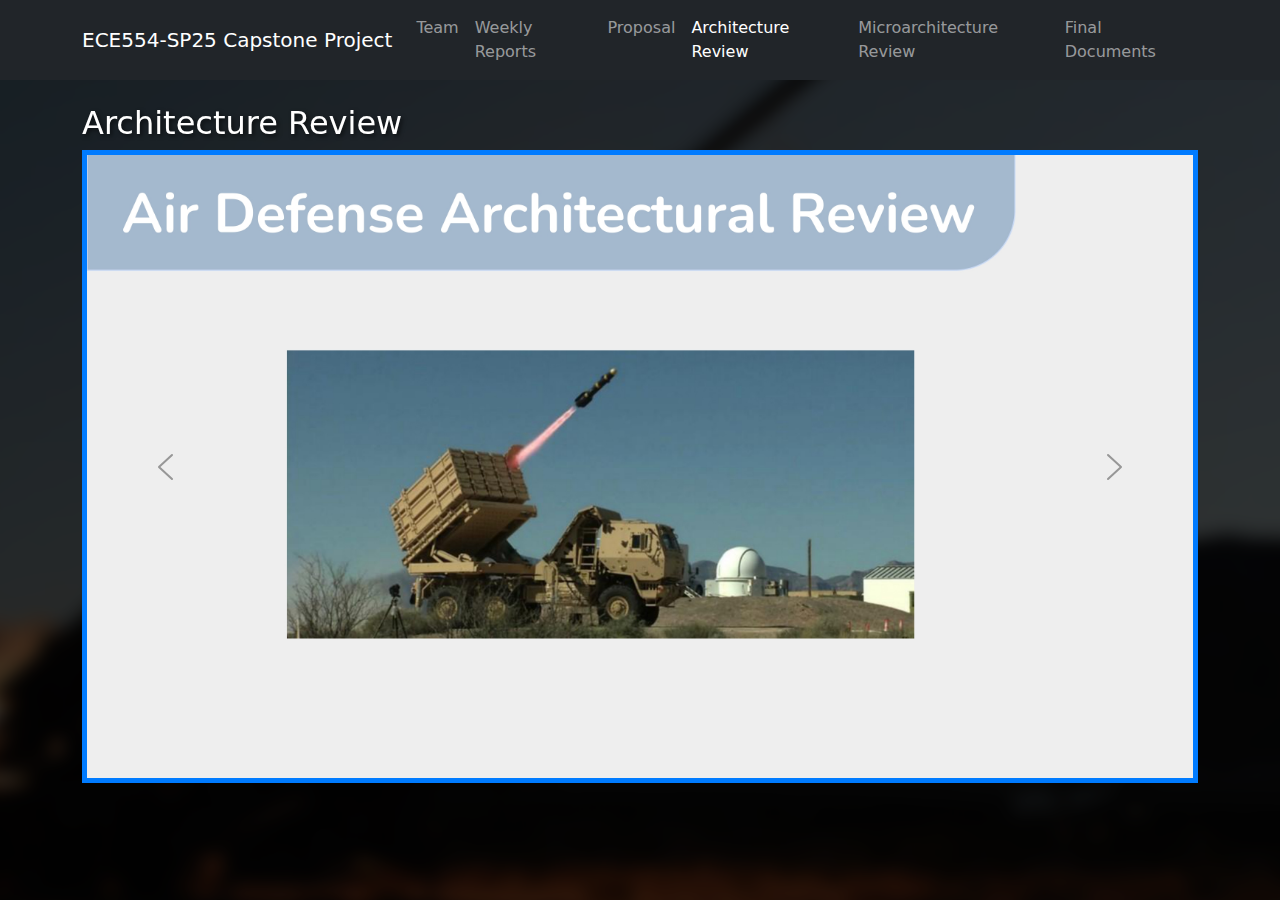
<file: doc/architecture-review.html>
<!DOCTYPE html>
<html lang="en">
<head>
    <meta charset="UTF-8">
    <meta name="viewport" content="width=device-width, initial-scale=1.0">
    <title>Architecture Review</title>
    <link rel="stylesheet" href="../style.css">
    <link rel="stylesheet" href="https://cdn.jsdelivr.net/npm/bootstrap@5.3.0/dist/css/bootstrap.min.css">
    <style>
        .carousel-item img {
            max-width: 100%;
            height: auto;
            border: 5px solid #007bff;
            box-shadow: 0 4px 8px rgba(0, 0, 0, 0.3);
        }
        .carousel-control-prev-icon,
        .carousel-control-next-icon {
            background-size: 100%, 100%;
        }
        .carousel-control-prev-icon {
            background-image: url("data:image/svg+xml,%3Csvg xmlns='http://www.w3.org/2000/svg' fill='%23404040' viewBox='0 0 16 16'%3E%3Cpath d='M11.354 1.646a.5.5 0 0 1 0 .708L5.207 8l6.147 5.646a.5.5 0 0 1-.708.708l-6.5-6a.5.5 0 0 1 0-.708l6.5-6a.5.5 0 0 1 .708 0z'/%3E%3C/svg%3E");
        }
        .carousel-control-next-icon {
            background-image: url("data:image/svg+xml,%3Csvg xmlns='http://www.w3.org/2000/svg' fill='%23404040' viewBox='0 0 16 16'%3E%3Cpath d='M4.646 1.646a.5.5 0 0 1 .708 0l6.5 6a.5.5 0 0 1 0 .708l-6.5 6a.5.5 0 0 1-.708-.708L10.793 8 4.646 2.354a.5.5 0 0 1 0-.708z'/%3E%3C/svg%3E");
        }
        /* Style the main heading on this page like the header title */
        .container h2 {
            color: #fff;
            text-shadow: 2px 2px 4px rgba(0, 0, 0, 0.6);
        }
    </style>
</head>
<body>
    <nav class="navbar navbar-expand-lg navbar-dark bg-dark">
        <div class="container">
            <a class="navbar-brand" href="../index.html">ECE554-SP25 Capstone Project</a>
            <button class="navbar-toggler" type="button" data-bs-toggle="collapse" data-bs-target="#navbarNav">
                <span class="navbar-toggler-icon"></span>
            </button>
            <div class="collapse navbar-collapse" id="navbarNav">
                <ul class="navbar-nav">
                    <li class="nav-item"><a class="nav-link" href="team.html">Team</a></li>
                    <li class="nav-item"><a class="nav-link" href="weekly-reports.html">Weekly Reports</a></li>
                    <li class="nav-item"><a class="nav-link" href="proposal.html">Proposal</a></li>
                    <li class="nav-item"><a class="nav-link active" href="architecture-review.html">Architecture Review</a></li>
                    <li class="nav-item"><a class="nav-link" href="microarchitecture-review.html">Microarchitecture Review</a></li>
                    <li class="nav-item"><a class="nav-link" href="final-docs.html">Final Documents</a></li>
                    <!-- <li class="nav-item"><a class="nav-link" href="demo.html">Demo</a></li> -->
                </ul>
            </div>
        </div>
    </nav>
    
    <div class="container mt-4">
        <h2>Architecture Review</h2>
        <!-- Carousel to iterate through Architecture Review pages without zoom or link access -->
        <div id="archReviewCarousel" class="carousel slide" data-bs-ride="carousel">
            <div class="carousel-inner">
                <!-- Carousel item for Page 1 -->
                <div class="carousel-item active">
                    <img src="../report/architecture_thumbnails/ArchitecturalReview_page-0001.jpg" alt="Architecture Review Page 1" class="d-block w-100">
                </div>
                <!-- Carousel item for Page 2 -->
                <div class="carousel-item">
                    <img src="../report/architecture_thumbnails/ArchitecturalReview_page-0002.jpg" alt="Architecture Review Page 2" class="d-block w-100">
                </div>
                <!-- Carousel item for Page 3 -->
                <div class="carousel-item">
                    <img src="../report/architecture_thumbnails/ArchitecturalReview_page-0003.jpg" alt="Architecture Review Page 3" class="d-block w-100">
                </div>
                <!-- Carousel item for Page 4 -->
                <div class="carousel-item">
                    <img src="../report/architecture_thumbnails/ArchitecturalReview_page-0004.jpg" alt="Architecture Review Page 4" class="d-block w-100">
                </div>
                <!-- Carousel item for Page 5 -->
                <div class="carousel-item">
                    <img src="../report/architecture_thumbnails/ArchitecturalReview_page-0005.jpg" alt="Architecture Review Page 5" class="d-block w-100">
                </div>
                <!-- Carousel item for Page 6 -->
                <div class="carousel-item">
                    <img src="../report/architecture_thumbnails/ArchitecturalReview_page-0006.jpg" alt="Architecture Review Page 6" class="d-block w-100">
                </div>
                <!-- Carousel item for Page 7 -->
                <div class="carousel-item">
                    <img src="../report/architecture_thumbnails/ArchitecturalReview_page-0007.jpg" alt="Architecture Review Page 7" class="d-block w-100">
                </div>
                <!-- Carousel item for Page 8 -->
                <div class="carousel-item">
                    <img src="../report/architecture_thumbnails/ArchitecturalReview_page-0008.jpg" alt="Architecture Review Page 8" class="d-block w-100">
                </div>
            </div>
            <button class="carousel-control-prev" type="button" data-bs-target="#archReviewCarousel" data-bs-slide="prev">
                <span class="carousel-control-prev-icon" aria-hidden="true"></span>
                <span class="visually-hidden">Previous</span>
            </button>
            <button class="carousel-control-next" type="button" data-bs-target="#archReviewCarousel" data-bs-slide="next">
                <span class="carousel-control-next-icon" aria-hidden="true"></span>
                <span class="visually-hidden">Next</span>
            </button>
        </div>
    </div>
    
    <script src="https://cdn.jsdelivr.net/npm/bootstrap@5.3.0/dist/js/bootstrap.bundle.min.js"></script>
</body>
</html>
</file>
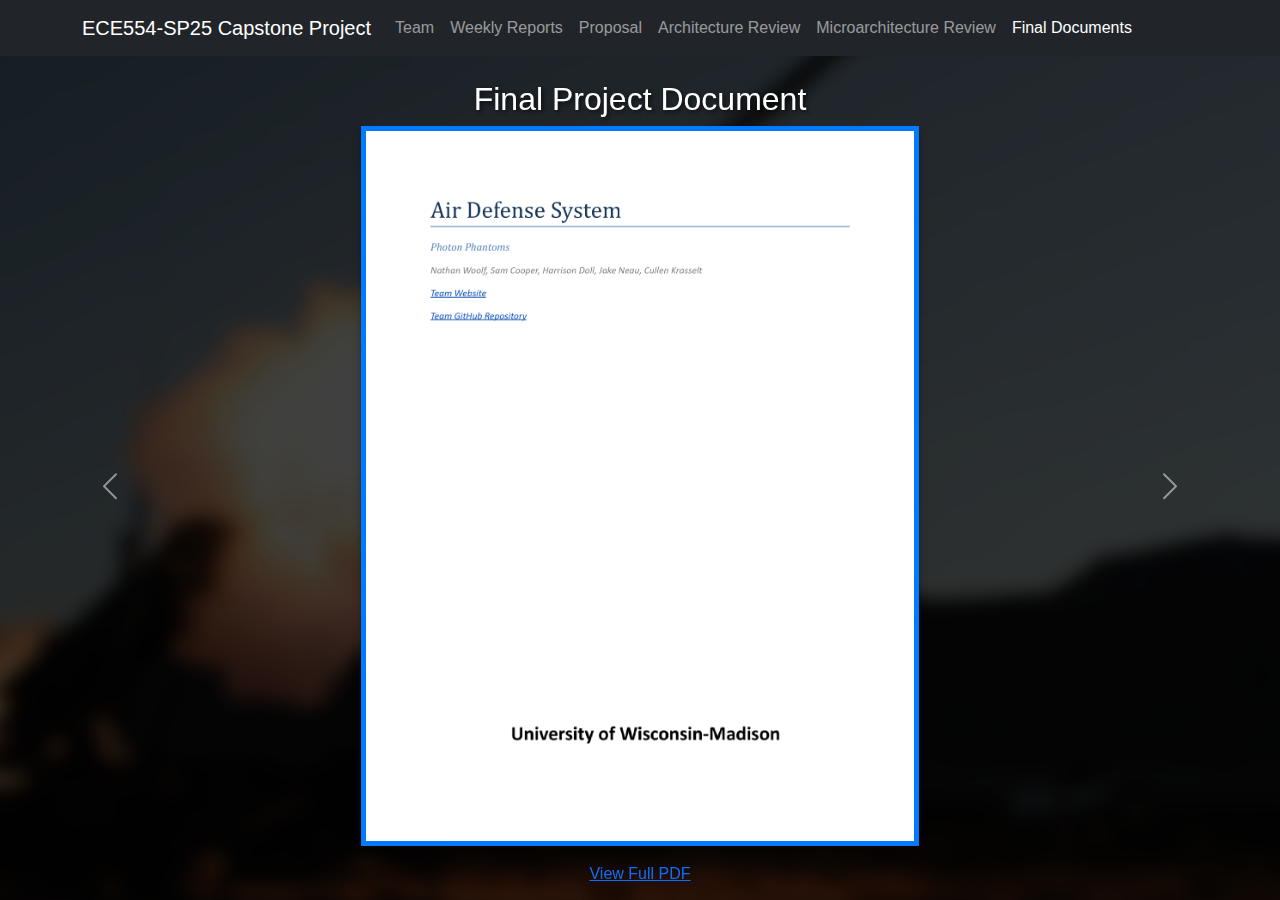
<file: doc/final-docs.html>
<!DOCTYPE html>
<html lang="en">
<head>
    <meta charset="UTF-8">
    <meta name="viewport" content="width=device-width, initial-scale=1.0">
    <title>Final Document</title>
    <link rel="stylesheet" href="https://cdn.jsdelivr.net/npm/bootstrap@5.3.0/dist/css/bootstrap.min.css">
    <link rel="stylesheet" href="../style.css">
    <style>
        .carousel-item img {
            max-width: 50%;
            max-height: 50%;
            margin: 0 auto;
            height: auto;
            border: 5px solid #007bff;
            box-shadow: 0 4px 8px rgba(0, 0, 0, 0.3);
        }
            /* Position the carousel controls over the images */
            .carousel-control-prev,
            .carousel-control-next {
                position: absolute;
                top: 50%; /* Center vertically */
                transform: translateY(-50%);
                z-index: 2; /* Ensure they appear above the images */
                width: 5%; /* Adjust the width of the buttons */
            }

            .carousel-control-prev {
                left: 0; /* Align to the left */
            }

            .carousel-control-next {
                right: 0; /* Align to the right */
            }

            .carousel-control-prev-icon,
            .carousel-control-next-icon {
                background-size: 100%, 100%; /* Ensure icons are properly scaled */
            }
            /* Style the main heading on this page like the header title */
            .container h2 {
                color: #fff;
                text-shadow: 2px 2px 4px rgba(0, 0, 0, 0.6);
            }
        </style>
</head>
<body>
    <nav class="navbar navbar-expand-lg navbar-dark bg-dark">
        <div class="container">
            <a class="navbar-brand" href="../index.html">ECE554-SP25 Capstone Project</a>
            <button class="navbar-toggler" type="button" data-bs-toggle="collapse" data-bs-target="#navbarNav">
                <span class="navbar-toggler-icon"></span>
            </button>
            <div class="collapse navbar-collapse" id="navbarNav">
                <ul class="navbar-nav">
                    <li class="nav-item"><a class="nav-link" href="team.html">Team</a></li>
                    <li class="nav-item"><a class="nav-link" href="weekly-reports.html">Weekly Reports</a></li>
                    <li class="nav-item"><a class="nav-link" href="proposal.html">Proposal</a></li>
                    <li class="nav-item"><a class="nav-link" href="architecture-review.html">Architecture Review</a></li>
                    <li class="nav-item"><a class="nav-link" href="microarchitecture-review.html">Microarchitecture Review</a></li>
                    <li class="nav-item"><a class="nav-link active" href="final-docs.html">Final Documents</a></li>
                    <!-- <li class="nav-item"><a class="nav-link" href="demo.html">Demo</a></li> -->
                </ul>
            </div>
        </div>
    </nav>
  
    <div class="container mt-4">
        <h2 class="text-center">Final Project Document</h2>
        <!-- Carousel to display the final document as a 1-page carousel -->
        <div id="finalDocsCarousel" class="carousel slide" data-bs-ride="carousel">
            <div class="carousel-inner">
                <!-- Single Carousel item -->
                <div class="carousel-item active">
                    <img src="../report/final_report_thumbnails/ECE554_Photon_Phantoms_FinalReport.docx_page-0001.jpg" alt="Final Project Document Page 1" class="d-block w-100">
                </div>
                <div class="carousel-item">
                    <img src="../report/final_report_thumbnails/ECE554_Photon_Phantoms_FinalReport.docx_page-0002.jpg" alt="Final Project Document Page 2" class="d-block w-100">
                </div>
                <div class="carousel-item">
                    <img src="../report/final_report_thumbnails/ECE554_Photon_Phantoms_FinalReport.docx_page-0003.jpg" alt="Final Project Document Page 3" class="d-block w-100">
                </div>
                <div class="carousel-item">
                    <img src="../report/final_report_thumbnails/ECE554_Photon_Phantoms_FinalReport.docx_page-0004.jpg" alt="Final Project Document Page 4" class="d-block w-100">
                </div>
                <div class="carousel-item">
                    <img src="../report/final_report_thumbnails/ECE554_Photon_Phantoms_FinalReport.docx_page-0005.jpg" alt="Final Project Document Page 5" class="d-block w-100">
                </div>
                <div class="carousel-item">
                    <img src="../report/final_report_thumbnails/ECE554_Photon_Phantoms_FinalReport.docx_page-0006.jpg" alt="Final Project Document Page 6" class="d-block w-100">
                </div>
                <div class="carousel-item">
                    <img src="../report/final_report_thumbnails/ECE554_Photon_Phantoms_FinalReport.docx_page-0007.jpg" alt="Final Project Document Page 7" class="d-block w-100">
                </div>
                <div class="carousel-item">
                    <img src="../report/final_report_thumbnails/ECE554_Photon_Phantoms_FinalReport.docx_page-0008.jpg" alt="Final Project Document Page 8" class="d-block w-100">
                </div>
                <div class="carousel-item">
                    <img src="../report/final_report_thumbnails/ECE554_Photon_Phantoms_FinalReport.docx_page-0009.jpg" alt="Final Project Document Page 9" class="d-block w-100">
                </div>
                <div class="carousel-item">
                    <img src="../report/final_report_thumbnails/ECE554_Photon_Phantoms_FinalReport.docx_page-0010.jpg" alt="Final Project Document Page 10" class="d-block w-100">
                </div>
            </div>
            <button class="carousel-control-prev" type="button" data-bs-target="#finalDocsCarousel" data-bs-slide="prev">
                <span class="carousel-control-prev-icon" aria-hidden="true"></span>
                <span class="visually-hidden">Previous</span>
            </button>
            <button class="carousel-control-next" type="button" data-bs-target="#finalDocsCarousel" data-bs-slide="next">
                <span class="carousel-control-next-icon" aria-hidden="true"></span>
                <span class="visually-hidden">Next</span>
            </button>
        </div>
        <!-- Link at the bottom to access the full PDF -->
        <div class="text-center mt-3">
            <a href="../report/ECE554_Photon_Phantoms_FinalReport.docx.pdf" target="_blank">View Full PDF</a>
        </div>
    </div>

    <script src="https://cdn.jsdelivr.net/npm/bootstrap@5.3.0/dist/js/bootstrap.bundle.min.js"></script>
</body>
</html>
</file>
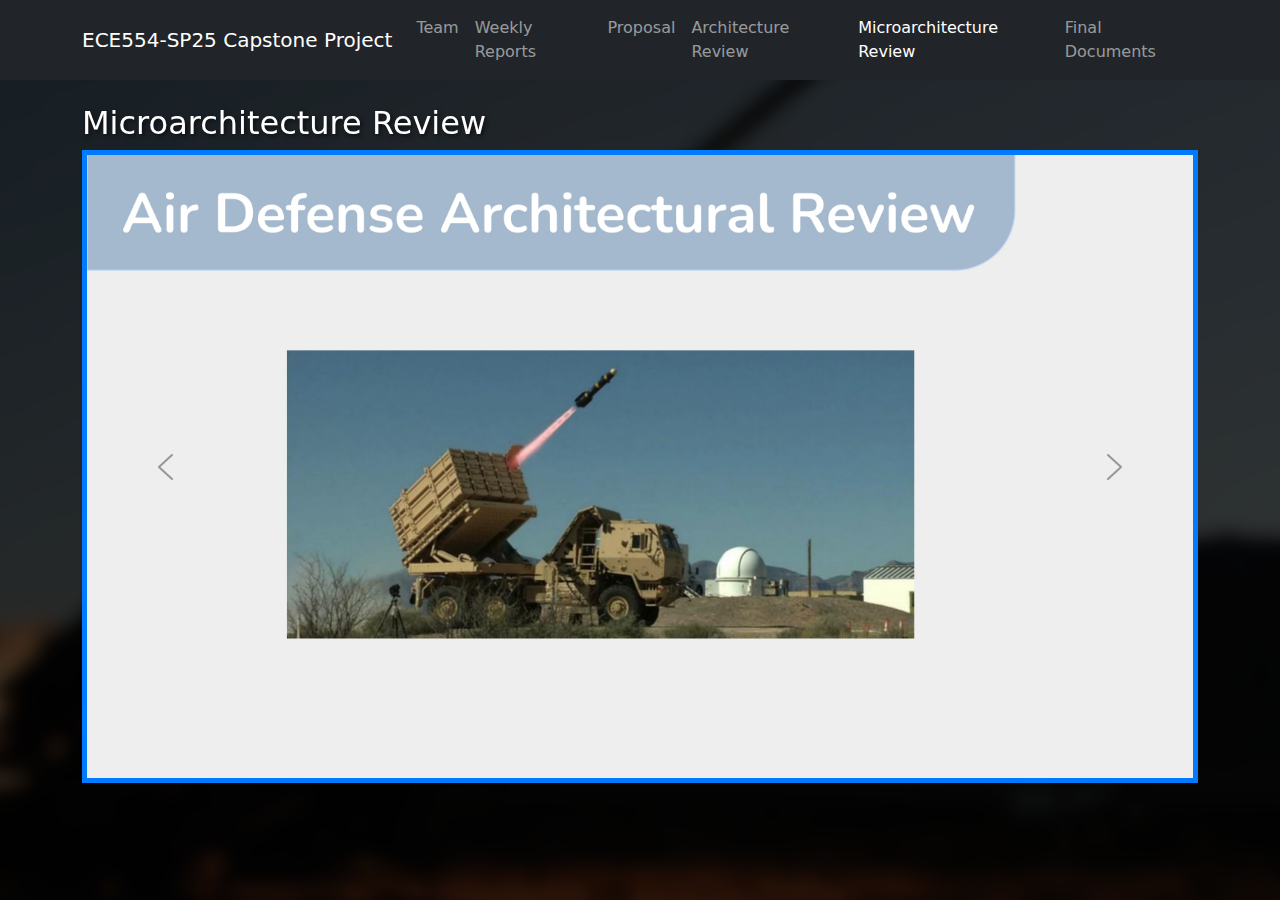
<file: doc/microarchitecture-review.html>
<!DOCTYPE html>
<html lang="en">
<head>
    <meta charset="UTF-8">
    <meta name="viewport" content="width=device-width, initial-scale=1.0">
    <title>Microarchitecture Review</title>
    <link rel="stylesheet" href="../style.css">
    <link rel="stylesheet" href="https://cdn.jsdelivr.net/npm/bootstrap@5.3.0/dist/css/bootstrap.min.css">
    <style>
        .carousel-item img {
            max-width: 100%;
            height: auto;
            border: 5px solid #007bff;
            box-shadow: 0 4px 8px rgba(0, 0, 0, 0.3);
        }
        .carousel-control-prev-icon,
        .carousel-control-next-icon {
            background-size: 100%, 100%;
        }
        .carousel-control-prev-icon {
            background-image: url("data:image/svg+xml,%3Csvg xmlns='http://www.w3.org/2000/svg' fill='%23404040' viewBox='0 0 16 16'%3E%3Cpath d='M11.354 1.646a.5.5 0 0 1 0 .708L5.207 8l6.147 5.646a.5.5 0 0 1-.708.708l-6.5-6a.5.5 0 0 1 0-.708l6.5-6a.5.5 0 0 1 .708 0z'/%3E%3C/svg%3E");
        }
        .carousel-control-next-icon {
            background-image: url("data:image/svg+xml,%3Csvg xmlns='http://www.w3.org/2000/svg' fill='%23404040' viewBox='0 0 16 16'%3E%3Cpath d='M4.646 1.646a.5.5 0 0 1 .708 0l6.5 6a.5.5 0 0 1 0 .708l-6.5 6a.5.5 0 0 1-.708-.708L10.793 8 4.646 2.354a.5.5 0 0 1 0-.708z'/%3E%3C/svg%3E");
        }
        /* Style the main heading on this page like the header title */
        .container h2 {
            color: #fff;
            text-shadow: 2px 2px 4px rgba(0, 0, 0, 0.6);
        }
    </style>
</head>
<body>
    <nav class="navbar navbar-expand-lg navbar-dark bg-dark">
        <div class="container">
            <a class="navbar-brand" href="../index.html">ECE554-SP25 Capstone Project</a>
            <button class="navbar-toggler" type="button" data-bs-toggle="collapse" data-bs-target="#navbarNav">
                <span class="navbar-toggler-icon"></span>
            </button>
            <div class="collapse navbar-collapse" id="navbarNav">
                <ul class="navbar-nav">
                    <li class="nav-item"><a class="nav-link" href="team.html">Team</a></li>
                    <li class="nav-item"><a class="nav-link" href="weekly-reports.html">Weekly Reports</a></li>
                    <li class="nav-item"><a class="nav-link" href="proposal.html">Proposal</a></li>
                    <li class="nav-item"><a class="nav-link" href="architecture-review.html">Architecture Review</a></li>
                    <li class="nav-item"><a class="nav-link active" href="microarchitecture-review.html">Microarchitecture Review</a></li>
                    <li class="nav-item"><a class="nav-link" href="final-docs.html">Final Documents</a></li>
                    <!-- <li class="nav-item"><a class="nav-link" href="demo.html">Demo</a></li> -->
                </ul>
            </div>
        </div>
    </nav>

    <div class="container mt-4">
        <h2>Microarchitecture Review</h2>
        <!-- Carousel for Microarchitecture Review pages -->
        <div id="uarchReviewCarousel" class="carousel slide" data-bs-ride="carousel">
            <div class="carousel-inner">
                <!-- Page 1 -->
                <div class="carousel-item active">
                    <img src="../report/microarchitecture_thumbnails/MicroarchitectureReview_page-0001.jpg" alt="Microarchitecture Review Page 1" class="d-block w-100">
                </div>
                <!-- Page 2 -->
                <div class="carousel-item">
                    <img src="../report/microarchitecture_thumbnails/MicroarchitectureReview_page-0002.jpg" alt="Microarchitecture Review Page 2" class="d-block w-100">
                </div>
                <!-- Page 3 -->
                <div class="carousel-item">
                    <img src="../report/microarchitecture_thumbnails/MicroarchitectureReview_page-0003.jpg" alt="Microarchitecture Review Page 3" class="d-block w-100">
                </div>
                <!-- Page 4 -->
                <div class="carousel-item">
                    <img src="../report/microarchitecture_thumbnails/MicroarchitectureReview_page-0004.jpg" alt="Microarchitecture Review Page 4" class="d-block w-100">
                </div>
                <!-- Page 5 -->
                <div class="carousel-item">
                    <img src="../report/microarchitecture_thumbnails/MicroarchitectureReview_page-0005.jpg" alt="Microarchitecture Review Page 5" class="d-block w-100">
                </div>
                <!-- Page 6 -->
                <div class="carousel-item">
                    <img src="../report/microarchitecture_thumbnails/MicroarchitectureReview_page-0006.jpg" alt="Microarchitecture Review Page 6" class="d-block w-100">
                </div>
                <!-- Page 7 -->
                <div class="carousel-item">
                    <img src="../report/microarchitecture_thumbnails/MicroarchitectureReview_page-0007.jpg" alt="Microarchitecture Review Page 7" class="d-block w-100">
                </div>
                <!-- Page 8 -->
                <div class="carousel-item">
                    <img src="../report/microarchitecture_thumbnails/MicroarchitectureReview_page-0008.jpg" alt="Microarchitecture Review Page 8" class="d-block w-100">
                </div>
                <!-- Page 9 -->
                <div class="carousel-item">
                    <img src="../report/microarchitecture_thumbnails/MicroarchitectureReview_page-0009.jpg" alt="Microarchitecture Review Page 9" class="d-block w-100">
                </div>
            </div>
            <button class="carousel-control-prev" type="button" data-bs-target="#uarchReviewCarousel" data-bs-slide="prev">
                <span class="carousel-control-prev-icon" aria-hidden="true"></span>
                <span class="visually-hidden">Previous</span>
            </button>
            <button class="carousel-control-next" type="button" data-bs-target="#uarchReviewCarousel" data-bs-slide="next">
                <span class="carousel-control-next-icon" aria-hidden="true"></span>
                <span class="visually-hidden">Next</span>
            </button>
        </div>
    </div>

    <script src="https://cdn.jsdelivr.net/npm/bootstrap@5.3.0/dist/js/bootstrap.bundle.min.js"></script>
</body>
</html>
</file>
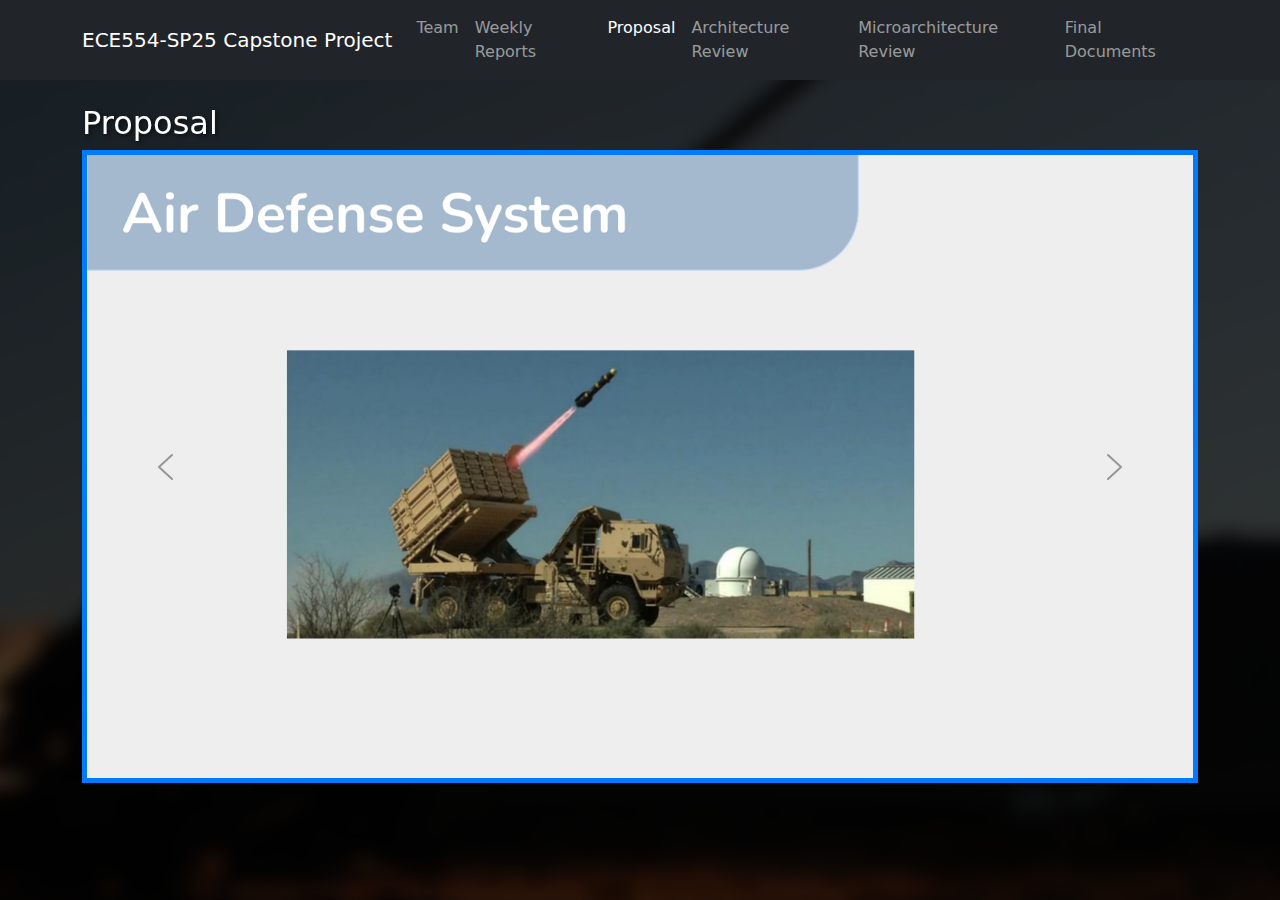
<file: doc/proposal.html>
<!DOCTYPE html>
<html lang="en">
<head>
    <meta charset="UTF-8">
    <meta name="viewport" content="width=device-width, initial-scale=1.0">
    <title>Proposal</title>
    <link rel="stylesheet" href="../style.css">
    <link rel="stylesheet" href="https://cdn.jsdelivr.net/npm/bootstrap@5.3.0/dist/css/bootstrap.min.css">
    <style>
        .carousel-item img {
            max-width: 100%;
            height: auto;
            border: 5px solid #007bff;
            box-shadow: 0 4px 8px rgba(0, 0, 0, 0.3);
        }
        .carousel-control-prev-icon,
        .carousel-control-next-icon {
            background-size: 100%, 100%;
        }
        .carousel-control-prev-icon {
            background-image: url("data:image/svg+xml,%3Csvg xmlns='http://www.w3.org/2000/svg' fill='%23404040' viewBox='0 0 16 16'%3E%3Cpath d='M11.354 1.646a.5.5 0 0 1 0 .708L5.207 8l6.147 5.646a.5.5 0 0 1-.708.708l-6.5-6a.5.5 0 0 1 0-.708l6.5-6a.5.5 0 0 1 .708 0z'/%3E%3C/svg%3E");
        }
        .carousel-control-next-icon {
            background-image: url("data:image/svg+xml,%3Csvg xmlns='http://www.w3.org/2000/svg' fill='%23404040' viewBox='0 0 16 16'%3E%3Cpath d='M4.646 1.646a.5.5 0 0 1 .708 0l6.5 6a.5.5 0 0 1 0 .708l-6.5 6a.5.5 0 0 1-.708-.708L10.793 8 4.646 2.354a.5.5 0 0 1 0-.708z'/%3E%3C/svg%3E");
        }
        /* Style the main heading on this page like the header title */
        .container h2 {
            color: #fff;
            text-shadow: 2px 2px 4px rgba(0, 0, 0, 0.6);
        }
    </style>
</head>
<body>
    <nav class="navbar navbar-expand-lg navbar-dark bg-dark">
        <div class="container">
            <a class="navbar-brand" href="../index.html">ECE554-SP25 Capstone Project</a>
            <button class="navbar-toggler" type="button" data-bs-toggle="collapse" data-bs-target="#navbarNav">
                <span class="navbar-toggler-icon"></span>
            </button>
            <div class="collapse navbar-collapse" id="navbarNav">
                <ul class="navbar-nav">
                    <li class="nav-item"><a class="nav-link" href="team.html">Team</a></li>
                    <li class="nav-item"><a class="nav-link" href="weekly-reports.html">Weekly Reports</a></li>
                    <li class="nav-item"><a class="nav-link active" href="proposal.html">Proposal</a></li>
                    <li class="nav-item"><a class="nav-link" href="architecture-review.html">Architecture Review</a></li>
                    <li class="nav-item"><a class="nav-link" href="microarchitecture-review.html">Microarchitecture Review</a></li>
                    <li class="nav-item"><a class="nav-link" href="final-docs.html">Final Documents</a></li>
                    <!-- <li class="nav-item"><a class="nav-link" href="demo.html">Demo</a></li> -->
                </ul>
            </div>
        </div>
    </nav>
    
    <div class="container mt-4">
        <h2>Proposal</h2>
        <!-- Carousel to iterate through PDF pages without zoom or link access -->
        <div id="proposalCarousel" class="carousel slide" data-bs-ride="carousel">
            <div class="carousel-inner">
                <!-- Carousel item for Page 1 -->
                <div class="carousel-item active">
                        <img src="../report/proposal_thumbnails/proposal_page-0001.jpg" alt="Proposal Page 1" class="d-block w-100">
                </div>
                <!-- Carousel item for Page 2 -->
                <div class="carousel-item">
                        <img src="../report/proposal_thumbnails/proposal_page-0002.jpg" alt="Proposal Page 2" class="d-block w-100">
                </div>
                <!-- Carousel item for Page 3 -->
                <div class="carousel-item">
                        <img src="../report/proposal_thumbnails/proposal_page-0003.jpg" alt="Proposal Page 3" class="d-block w-100">
                </div>
                <!-- Carousel item for Page 4 -->
                <div class="carousel-item">
                        <img src="../report/proposal_thumbnails/proposal_page-0004.jpg" alt="Proposal Page 4" class="d-block w-100">
                </div>
                <!-- Carousel item for Page 5 -->
                <div class="carousel-item">
                        <img src="../report/proposal_thumbnails/proposal_page-0005.jpg" alt="Proposal Page 5" class="d-block w-100">
                </div>
                <!-- Carousel item for Page 6 -->
                <div class="carousel-item">
                        <img src="../report/proposal_thumbnails/proposal_page-0006.jpg" alt="Proposal Page 6" class="d-block w-100">
                </div>
                <!-- Carousel item for Page 7 -->
                <div class="carousel-item">
                        <img src="../report/proposal_thumbnails/proposal_page-0007.jpg" alt="Proposal Page 7" class="d-block w-100">
                </div>
                <!-- Carousel item for Page 8 -->
                <div class="carousel-item">
                        <img src="../report/proposal_thumbnails/proposal_page-0008.jpg" alt="Proposal Page 8" class="d-block w-100">
                </div>
                <!-- Carousel item for Page 9 -->
                <div class="carousel-item">
                        <img src="../report/proposal_thumbnails/proposal_page-0009.jpg" alt="Proposal Page 9" class="d-block w-100">
                </div>
                <!-- Carousel item for Page 10 -->
                <div class="carousel-item">
                        <img src="../report/proposal_thumbnails/proposal_page-0010.jpg" alt="Proposal Page 10" class="d-block w-100">
                </div>
                <!-- Carousel item for Page 11 -->
                <div class="carousel-item">
                        <img src="../report/proposal_thumbnails/proposal_page-0011.jpg" alt="Proposal Page 11" class="d-block w-100">
                </div>
                <!-- Carousel item for Page 12 -->
                <div class="carousel-item">
                        <img src="../report/proposal_thumbnails/proposal_page-0012.jpg" alt="Proposal Page 12" class="d-block w-100">
                </div>
                <!-- Carousel item for Page 13 -->
                <div class="carousel-item">
                        <img src="../report/proposal_thumbnails/proposal_page-0013.jpg" alt="Proposal Page 13" class="d-block w-100">
                </div>
            </div>
            <button class="carousel-control-prev" type="button" data-bs-target="#proposalCarousel" data-bs-slide="prev">
                <span class="carousel-control-prev-icon" aria-hidden="true"></span>
                <span class="visually-hidden">Previous</span>
            </button>
            <button class="carousel-control-next" type="button" data-bs-target="#proposalCarousel" data-bs-slide="next">
                <span class="carousel-control-next-icon" aria-hidden="true"></span>
                <span class="visually-hidden">Next</span>
            </button>
        </div>
    </div>
    
    <script src="https://cdn.jsdelivr.net/npm/bootstrap@5.3.0/dist/js/bootstrap.bundle.min.js"></script>
</body>
</html>
</file>
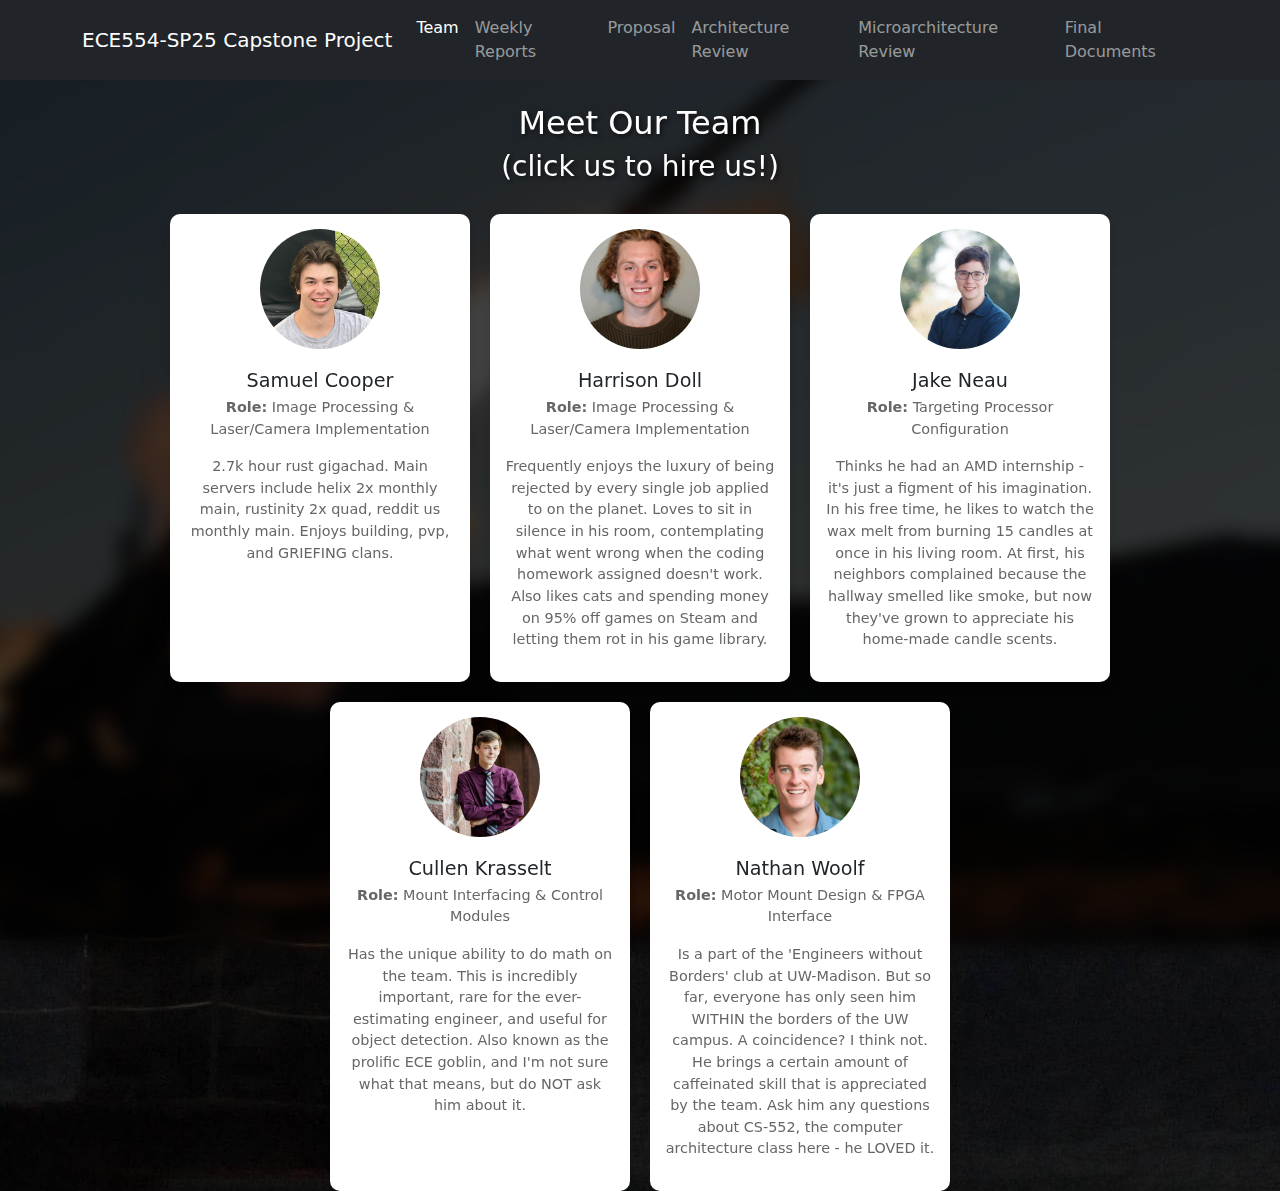
<file: doc/team.html>
<!DOCTYPE html>
<html lang="en">
<head>
    <meta charset="UTF-8">
    <meta name="viewport" content="width=device-width, initial-scale=1.0">
    <title>Team</title>
    <link rel="stylesheet" href="../style.css">
    <link rel="stylesheet" href="https://cdn.jsdelivr.net/npm/bootstrap@5.3.0/dist/css/bootstrap.min.css">
    <style>
        body {
            background-color: #f8f9fa;
        }
        .team-container {
            display: flex;
            flex-wrap: wrap;
            justify-content: center;
            gap: 20px;
            margin-top: 30px;
        }
        .team-member {
            width: 300px;
            text-align: center;
            padding: 15px;
            border-radius: 10px;
            box-shadow: 0 4px 8px rgba(0, 0, 0, 0.1);
            background-color: #fff;
            transition: transform 0.3s ease, box-shadow 0.3s ease;
            text-decoration: none;
            color: inherit;
        }
        .team-member:hover {
            transform: scale(1.03);
            box-shadow: 0 6px 12px rgba(0, 0, 0, 0.2);
        }
        .team-member img {
            width: 120px;
            height: 120px;
            border-radius: 50%;
            object-fit: cover;
            margin-bottom: 10px;
        }
        .team-member h4 {
            margin: 10px 0 5px;
            font-size: 1.2em;
        }
        .team-member p {
            font-size: 0.9em;
            color: #666;
        }
               /* Style the main heading on this page like the header title */
        .container h2 {
            color: #fff;
            text-shadow: 2px 2px 4px rgba(0, 0, 0, 0.6);
        }
        .container h3 {
            color: #fff;
            text-shadow: 2px 2px 4px rgba(0, 0, 0, 0.6);
        }
    </style>
</head>
<body>
    <!-- Navigation Bar -->
    <nav class="navbar navbar-expand-lg navbar-dark bg-dark">
        <div class="container">
            <a class="navbar-brand" href="../index.html">ECE554-SP25 Capstone Project</a>
            <button class="navbar-toggler" type="button" data-bs-toggle="collapse" data-bs-target="#navbarNav">
                <span class="navbar-toggler-icon"></span>
            </button>
            <div class="collapse navbar-collapse" id="navbarNav">
                <ul class="navbar-nav">
                    <li class="nav-item"><a class="nav-link active" href="team.html">Team</a></li>
                    <li class="nav-item"><a class="nav-link" href="weekly-reports.html">Weekly Reports</a></li>
                    <li class="nav-item"><a class="nav-link" href="proposal.html">Proposal</a></li>
                    <li class="nav-item"><a class="nav-link" href="architecture-review.html">Architecture Review</a></li>
                    <li class="nav-item"><a class="nav-link" href="microarchitecture-review.html">Microarchitecture Review</a></li>
                    <li class="nav-item"><a class="nav-link" href="final-docs.html">Final Documents</a></li>
                    <!-- <li class="nav-item"><a class="nav-link" href="demo.html">Demo</a></li> -->
                </ul>
            </div>
        </div>
    </nav>

    <!-- Team Section -->
    <div class="container mt-4">
        <h2 class="text-center">Meet Our Team</h2>
        <h3 class="text-center"> (click us to hire us!)</h3>
        <div class="team-container">

            <!-- Team Member 1 -->
            <a class="team-member" href="https://www.linkedin.com/in/sam-cooper12/" target="_blank">
                <img src="../image/sam-cooper.jpeg" alt="Samuel Cooper">
                <h4>Samuel Cooper</h4>
                <p><strong>Role:</strong> Image Processing & Laser/Camera Implementation </p>
                <p>
                    2.7k hour rust gigachad. Main servers include helix 2x monthly main, rustinity 2x quad,
                    reddit us monthly main. Enjoys building, pvp, and GRIEFING clans.
                </p>
            </a>

            <!-- Team Member 2 -->
            <a class="team-member" href="https://www.linkedin.com/in/hmrdoll/" target="_blank">
                <img src="../image/harrison-doll.jpg" alt="Harrison Doll">
                <h4>Harrison Doll</h4>
                <p><strong>Role:</strong> Image Processing & Laser/Camera Implementation </p>
                <p> 
                    Frequently enjoys the luxury of being rejected by every single job applied to on the planet. Loves to sit in silence in his room,
                    contemplating what went wrong when the coding homework assigned doesn't work. Also likes cats and spending money on 95% off games on Steam and letting them
                    rot in his game library.
                </p>
            </a>

            <!-- Team Member 3 -->
            <a class="team-member" href="https://www.linkedin.com/in/jake-neau/" target="_blank">
                <img src="../image/jake-neau.jpeg" alt="Jake Neau">
                <h4>Jake Neau</h4>
                <p><strong>Role:</strong> Targeting Processor Configuration </p>
                <p> 
                    Thinks he had an AMD internship - it's just a figment of his imagination. In his free time, he likes to watch the wax melt from burning
                    15 candles at once in his living room. At first, his neighbors complained because the hallway smelled like smoke, but now they've grown to
                    appreciate his home-made candle scents.
                </p>
            </a>

            <!-- Team Member 4 -->
            <a class="team-member" href="https://www.linkedin.com/in/cullen-krasselt-28236b1a9/" target="_blank">
                <img src="../image/cullen-krasselt.jpeg" alt="Cullen Krasselt">
                <h4>Cullen Krasselt</h4>
                <p><strong>Role:</strong> Mount Interfacing & Control Modules </p>
                <p>
                    Has the unique ability to do math on the team. This is incredibly important, rare for the ever-estimating engineer, and useful for object detection. 
                    Also known as the prolific ECE goblin, and I'm not sure what that means, but do NOT ask him about it. 
                </p>
            </a>

            <!-- Team Member 5 -->
            <a class="team-member" href="https://www.linkedin.com/in/nathanwoolf002/" target="_blank">
                <img src="../image/nathan-woolf.jpeg" alt="Nathan Woolf">
                <h4>Nathan Woolf</h4>
                <p><strong>Role:</strong> Motor Mount Design & FPGA Interface </p>
                <p>
                    Is a part of the 'Engineers without Borders' club at UW-Madison. But so far, everyone has only seen him WITHIN the borders of 
                    the UW campus. A coincidence? I think not. He brings a certain amount of caffeinated skill that is appreciated by the team. Ask him
                    any questions about CS-552, the computer architecture class here - he LOVED it.
                </p>
            </a>
        </div>
    </div>

    <script src="https://cdn.jsdelivr.net/npm/bootstrap@5.3.0/dist/js/bootstrap.bundle.min.js"></script>
</body>
</html>
</file>
<file: style.css>
body {
    /* Remove the solid background */
    background: url('image/sam-site.jpg') no-repeat center center fixed;
    font-family: Arial, sans-serif;
    position: relative;
}

/* Create a full-page background image with blur and darkening */
body::before {
    content: "";
    position: fixed;
    top: 0;
    left: 0;
    width: 100%;
    height: 100%;
    background: url('image/sam-site.jpg') no-repeat center center fixed;
    background-size: cover;
    filter: blur(8px) brightness(25%);
    transform: scale(1.1); /* Scale up to hide the white blur around the edges */
    z-index: -1;
}
/* Updated Header Overlay becomes transparent */
.header-overlay {
    position: relative;
    width: 100%;
    height: 300px; /* Adjust as needed */
    background: transparent;
    display: flex;
    flex-direction: column;
    align-items: center;
    justify-content: center;
    color: #fff;  /* White text for contrast */
    text-align: center;
    padding: 20px;
    margin-bottom: 20px;
}

/* Enhanced Header Title */
.header-title {
    font-size: 2.5rem;
    font-weight: bold;
    text-shadow: 2px 2px 4px rgba(0, 0, 0, 0.6);
    margin: 0;
}

/* Enhanced Header Subtitle */
.header-subtitle {
    font-size: 1.2rem;
    margin-top: 10px;
    text-shadow: 1px 1px 3px rgba(0, 0, 0, 0.6);
}

/* Ensure the summary area has a transparent background too */
#summary,
#summary p,
#summary a {
    text-align: center;
}
#summary {
    background: transparent;
    color: #fff; /* Adjust text color for contrast */
}

/* Apply the same text shadow for summary headings */
#summary h2 {
    text-shadow: 2px 2px 4px rgba(0, 0, 0, 0.6);
}

/* Optionally, apply text-shadow to summary paragraphs too */
#summary p {
    text-shadow: 1px 1px 3px rgba(0, 0, 0, 0.6);
}
#summary a {
    color: #fff;
    text-shadow: 1px 1px 3px rgba(0, 0, 0, 0.6);
    text-decoration: underline;
}

/* Responsive Design */
@media (max-width: 768px) {
    .header-title {
        font-size: 2rem;
    }
    .header-subtitle {
        font-size: 1rem;
    }
}
</file>
